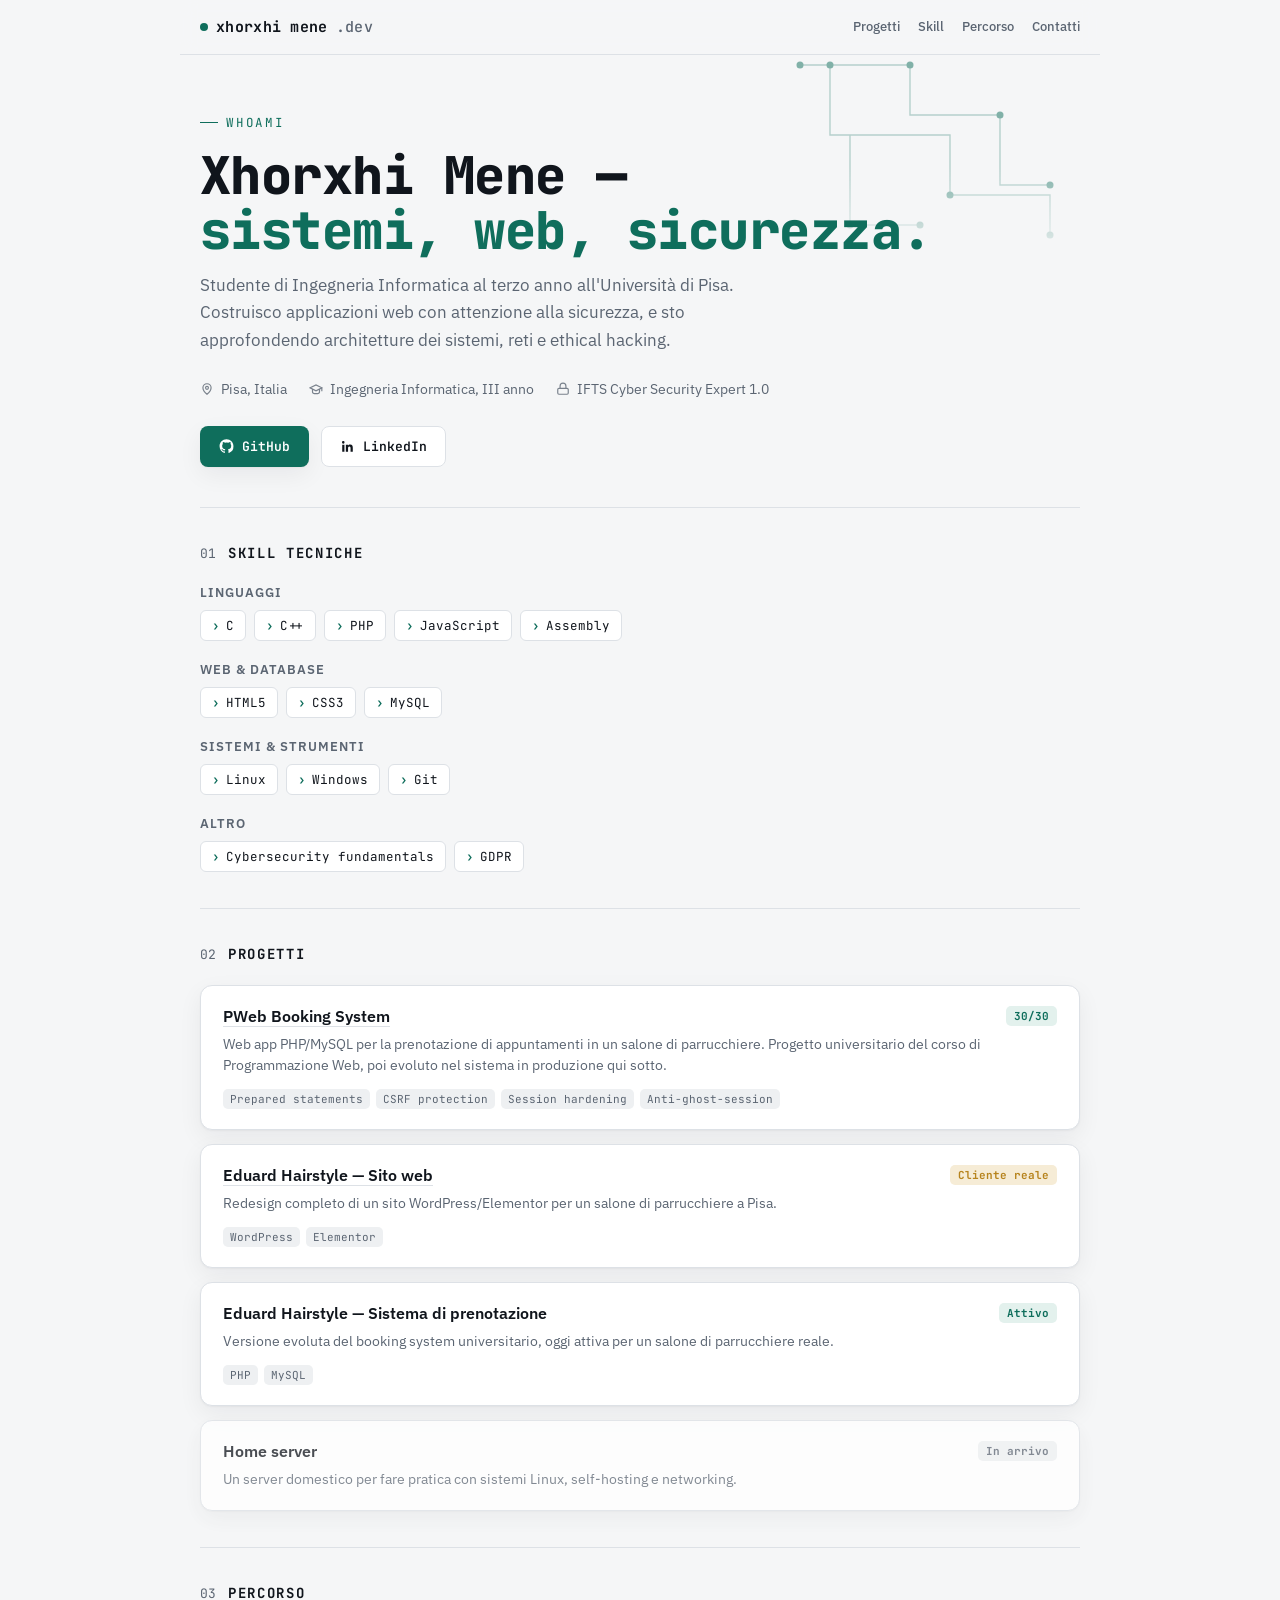
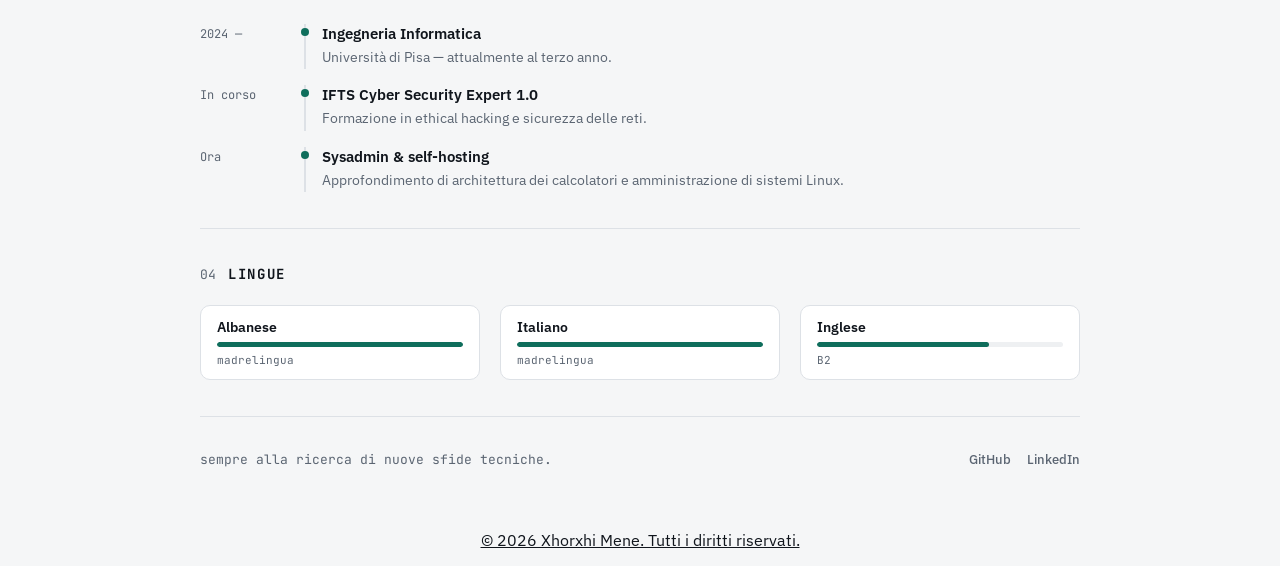
<file: index.html>
<!doctype html>
<html lang="it">
  <head>
    <meta charset="utf-8">
    <meta name="viewport" content="width=device-width, initial-scale=1">
    <title>Xhorxhi Mene</title>
    <link rel="icon" type="image/svg+xml" href="favicon.svg">
    <meta name="description" content="Portfolio personale — Ingegneria Informatica, sviluppo web e cybersecurity.">
    <link rel="stylesheet" href="style.css">
    <link rel="preconnect" href="https://fonts.googleapis.com">
    <link rel="preconnect" href="https://fonts.gstatic.com" crossorigin>
    <link href="https://fonts.googleapis.com/css2?family=JetBrains+Mono:wght@400;500;700;800&family=IBM+Plex+Sans:wght@400;500;600&display=swap" rel="stylesheet">

  </head>
<body>
<div class="wrap">
  <header class="top">
    <div class="top-inner">
      <div class="brand"><span class="dot"></span>xhorxhi&nbsp;mene<span class="mono" style="color:var(--muted); font-weight:500;">.dev</span></div>
      <nav class="links">
        <a href="#projects">Progetti</a>
        <a href="#skills">Skill</a>
        <a href="#percorso">Percorso</a>
        <a href="#contatti">Contatti</a>
      </nav>
    </div>
  </header>

  <main class="wrap" style="padding:0;">
    <section class="hero" style="border-top:none; padding-top:52px;">
      <svg class="schematic" viewBox="0 0 300 220" fill="none" xmlns="http://www.w3.org/2000/svg" aria-hidden="true">
        <g stroke="var(--accent)" stroke-width="1.4" opacity="0.55">
          <path d="M10 20 H120 V70 H210"/>
          <path d="M40 20 V90 H160 V150"/>
          <path d="M210 70 V140 H260"/>
          <path d="M160 150 H260 V190"/>
          <path d="M60 90 V180 H130"/>
        </g>
        <g fill="var(--accent)">
          <circle cx="10" cy="20" r="3.5"/>
          <circle cx="120" cy="20" r="3.5"/>
          <circle cx="210" cy="70" r="3.5"/>
          <circle cx="40" cy="20" r="3.5"/>
          <circle cx="160" cy="150" r="3.5"/>
          <circle cx="260" cy="140" r="3.5"/>
          <circle cx="260" cy="190" r="3.5"/>
          <circle cx="60" cy="180" r="3.5"/>
          <circle cx="130" cy="180" r="3.5"/>
        </g>
      </svg>

      <p class="eyebrow reveal">whoami</p>
      <h1 class="reveal" style="animation-delay:.05s;">Xhorxhi Mene —<br><span class="accent">sistemi, web, sicurezza.</span></h1>
      <p class="lede reveal" style="animation-delay:.1s;">
        Studente di Ingegneria Informatica al terzo anno all'Università di Pisa. Costruisco applicazioni web
        con attenzione alla sicurezza, e sto approfondendo architetture dei sistemi, reti e ethical hacking.
      </p>

      <div class="hero-meta reveal" style="animation-delay:.15s;">
        <ul>
          <li><svg width="14" height="14" viewBox="0 0 24 24" fill="none" stroke="currentColor" stroke-width="2"><path d="M12 21s-7-5.5-7-11a7 7 0 0 1 14 0c0 5.5-7 11-7 11z"/><circle cx="12" cy="10" r="2.5"/></svg> Pisa, Italia</li>
          <li><svg width="14" height="14" viewBox="0 0 24 24" fill="none" stroke="currentColor" stroke-width="2"><path d="M22 10v6M2 10l10-5 10 5-10 5-10-5z"/><path d="M6 12v5c0 1.5 3 3 6 3s6-1.5 6-3v-5"/></svg> Ingegneria Informatica, III anno</li>
          <li><svg width="14" height="14" viewBox="0 0 24 24" fill="none" stroke="currentColor" stroke-width="2"><rect x="3" y="11" width="18" height="10" rx="2"/><path d="M7 11V7a5 5 0 0 1 10 0v4"/></svg> IFTS Cyber Security Expert 1.0</li>
        </ul>
      </div>

      <div class="cta-row reveal" style="animation-delay:.2s;">
        <a class="btn primary" href="https://github.com/xhorxhi-mene" target="_blank" rel="noopener noreferrer">
          <svg width="15" height="15" viewBox="0 0 24 24" fill="currentColor"><path d="M12 .5C5.73.5.9 5.33.9 11.6c0 5 3.24 9.24 7.74 10.74.57.1.78-.25.78-.55v-2c-3.15.68-3.81-1.5-3.81-1.5-.52-1.3-1.26-1.66-1.26-1.66-1.03-.7.08-.69.08-.69 1.14.08 1.74 1.17 1.74 1.17 1.01 1.74 2.65 1.24 3.3.95.1-.73.4-1.24.72-1.53-2.52-.29-5.16-1.26-5.16-5.6 0-1.24.44-2.25 1.17-3.04-.12-.3-.51-1.5.11-3.12 0 0 .96-.31 3.13 1.16a10.8 10.8 0 0 1 5.7 0c2.17-1.47 3.13-1.16 3.13-1.16.62 1.62.23 2.82.11 3.12.73.79 1.17 1.8 1.17 3.04 0 4.35-2.65 5.3-5.18 5.58.41.35.77 1.05.77 2.11v3.13c0 .3.21.66.79.55A11.1 11.1 0 0 0 23.1 11.6C23.1 5.33 18.27.5 12 .5z"/></svg>
          GitHub
        </a>
        <a class="btn ghost" href="https://www.linkedin.com/in/xhorxhi-mene/" target="_blank" rel="noopener noreferrer">
          <svg width="15" height="15" viewBox="0 0 24 24" fill="currentColor"><path d="M20.45 20.45h-3.56v-5.57c0-1.33-.03-3.04-1.85-3.04-1.86 0-2.14 1.45-2.14 2.94v5.67H9.34V9h3.42v1.56h.05c.48-.9 1.64-1.85 3.38-1.85 3.6 0 4.27 2.37 4.27 5.45v6.29zM5.34 7.43a2.07 2.07 0 1 1 0-4.13 2.07 2.07 0 0 1 0 4.13zM7.11 20.45H3.56V9h3.55v11.45z"/></svg>
          LinkedIn
        </a>
      </div>
    </section>

    <section id="skills">
      <div class="sec-head"><span class="sec-num">01</span><h2>Skill tecniche</h2></div>
      <div class="skill-groups">
        <div class="skill-group">
          <h3>Linguaggi</h3>
          <div class="chip-row">
            <span class="chip">C</span><span class="chip">C++</span><span class="chip">PHP</span>
            <span class="chip">JavaScript</span><span class="chip">Assembly</span>
          </div>
        </div>
        <div class="skill-group">
          <h3>Web &amp; database</h3>
          <div class="chip-row">
            <span class="chip">HTML5</span><span class="chip">CSS3</span><span class="chip">MySQL</span>
          </div>
        </div>
        <div class="skill-group">
          <h3>Sistemi &amp; strumenti</h3>
          <div class="chip-row">
            <span class="chip">Linux</span><span class="chip">Windows</span><span class="chip">Git</span>
          </div>
        </div>
        <div class="skill-group">
          <h3>Altro</h3>
          <div class="chip-row">
            <span class="chip">Cybersecurity fundamentals</span><span class="chip">GDPR</span>
          </div>
        </div>
      </div>
    </section>

    <section id="projects">
      <div class="sec-head"><span class="sec-num">02</span><h2>Progetti</h2></div>
      <div class="projects">

        <article class="card">
          <div class="card-top">
            <h3><a href="projects/pweb-booking-system.html" rel="noopener noreferrer">PWeb Booking System</a></h3>
            <span class="badge grade">30/30</span>
          </div>
          <p>Web app PHP/MySQL per la prenotazione di appuntamenti in un salone di parrucchiere. Progetto universitario del corso di Programmazione Web, poi evoluto nel sistema in produzione qui sotto.</p>
          <div class="stack">
            <span>Prepared statements</span><span>CSRF protection</span>
            <span>Session hardening</span><span>Anti-ghost-session</span>
          </div>
        </article>

        <article class="card">
          <div class="card-top">
            <h3><a href="https://eduardhairstyle.it/" target="_blank" rel="noopener noreferrer">Eduard Hairstyle — Sito web</a></h3>
            <span class="badge live">Cliente reale</span>
          </div>
          <p>Redesign completo di un sito WordPress/Elementor per un salone di parrucchiere a Pisa.</p>
          <div class="stack"><span>WordPress</span><span>Elementor</span></div>
        </article>

        <article class="card">
          <div class="card-top">
            <h3>Eduard Hairstyle — Sistema di prenotazione</h3>
            
            <span class="badge grade">Attivo</span>
            <!--- <span class="badge live">In produzione</span> -->
          </div>
          <p>Versione evoluta del booking system universitario, oggi attiva per un salone di parrucchiere reale.</p>
          <div class="stack"><span>PHP</span><span>MySQL</span></div>
        </article>

        <article class="card" style="opacity:.75;">
          <div class="card-top">
            <h3>Home server</h3>
            <span class="badge wip">In arrivo</span>
          </div>
          <p>Un server domestico per fare pratica con sistemi Linux, self-hosting e networking.</p>
        </article>

      </div>
    </section>

    <section id="percorso">
      <div class="sec-head"><span class="sec-num">03</span><h2>Percorso</h2></div>
      <div class="timeline">
        <div class="t-row">
          <time>2024 —</time>
          <div class="t-body">
            <h3>Ingegneria Informatica</h3>
            <p>Università di Pisa — attualmente al terzo anno.</p>
          </div>
        </div>
        <div class="t-row">
          <time>In corso</time>
          <div class="t-body">
            <h3>IFTS Cyber Security Expert 1.0</h3>
            <p>Formazione in ethical hacking e sicurezza delle reti.</p>
          </div>
        </div>
        <div class="t-row">
          <time>Ora</time>
          <div class="t-body">
            <h3>Sysadmin &amp; self-hosting</h3>
            <p>Approfondimento di architettura dei calcolatori e amministrazione di sistemi Linux.</p>
          </div>
        </div>
      </div>
    </section>

    <section>
      <div class="sec-head"><span class="sec-num">04</span><h2>Lingue</h2></div>
      <div class="lang-row">
        <div class="lang">
          <div class="name">Albanese</div>
          <div class="bar"><span style="width:100%;"></span></div>
          <div class="level">madrelingua</div>
        </div>
        <div class="lang">
          <div class="name">Italiano</div>
          <div class="bar"><span style="width:100%;"></span></div>
          <div class="level">madrelingua</div>
        </div>
        <div class="lang">
          <div class="name">Inglese</div>
          <div class="bar"><span style="width:70%;"></span></div>
          <div class="level">B2</div>
        </div>
      </div>
    </section>

    <footer id="contatti">
      <div class="foot-left mono">sempre alla ricerca di nuove sfide tecniche.</div>
      <div class="foot-links">
        <a href="https://github.com/xhorxhi-mene" target="_blank" rel="noopener noreferrer">GitHub</a>
        <a href="https://www.linkedin.com/in/xhorxhi-mene/" target="_blank" rel="noopener noreferrer">LinkedIn</a>
      </div>
    </footer>
    <p class="copyright" style="text-align: center;"><a class="foot-cta" href="https://github.com/xhorxhi-mene/pweb-booking-system/blob/main/LICENSE" target="_blank" rel="noopener noreferrer">© 2026 Xhorxhi Mene. Tutti i diritti riservati.</a></p>
  </main>
</div>
</body>
</html>
</file>
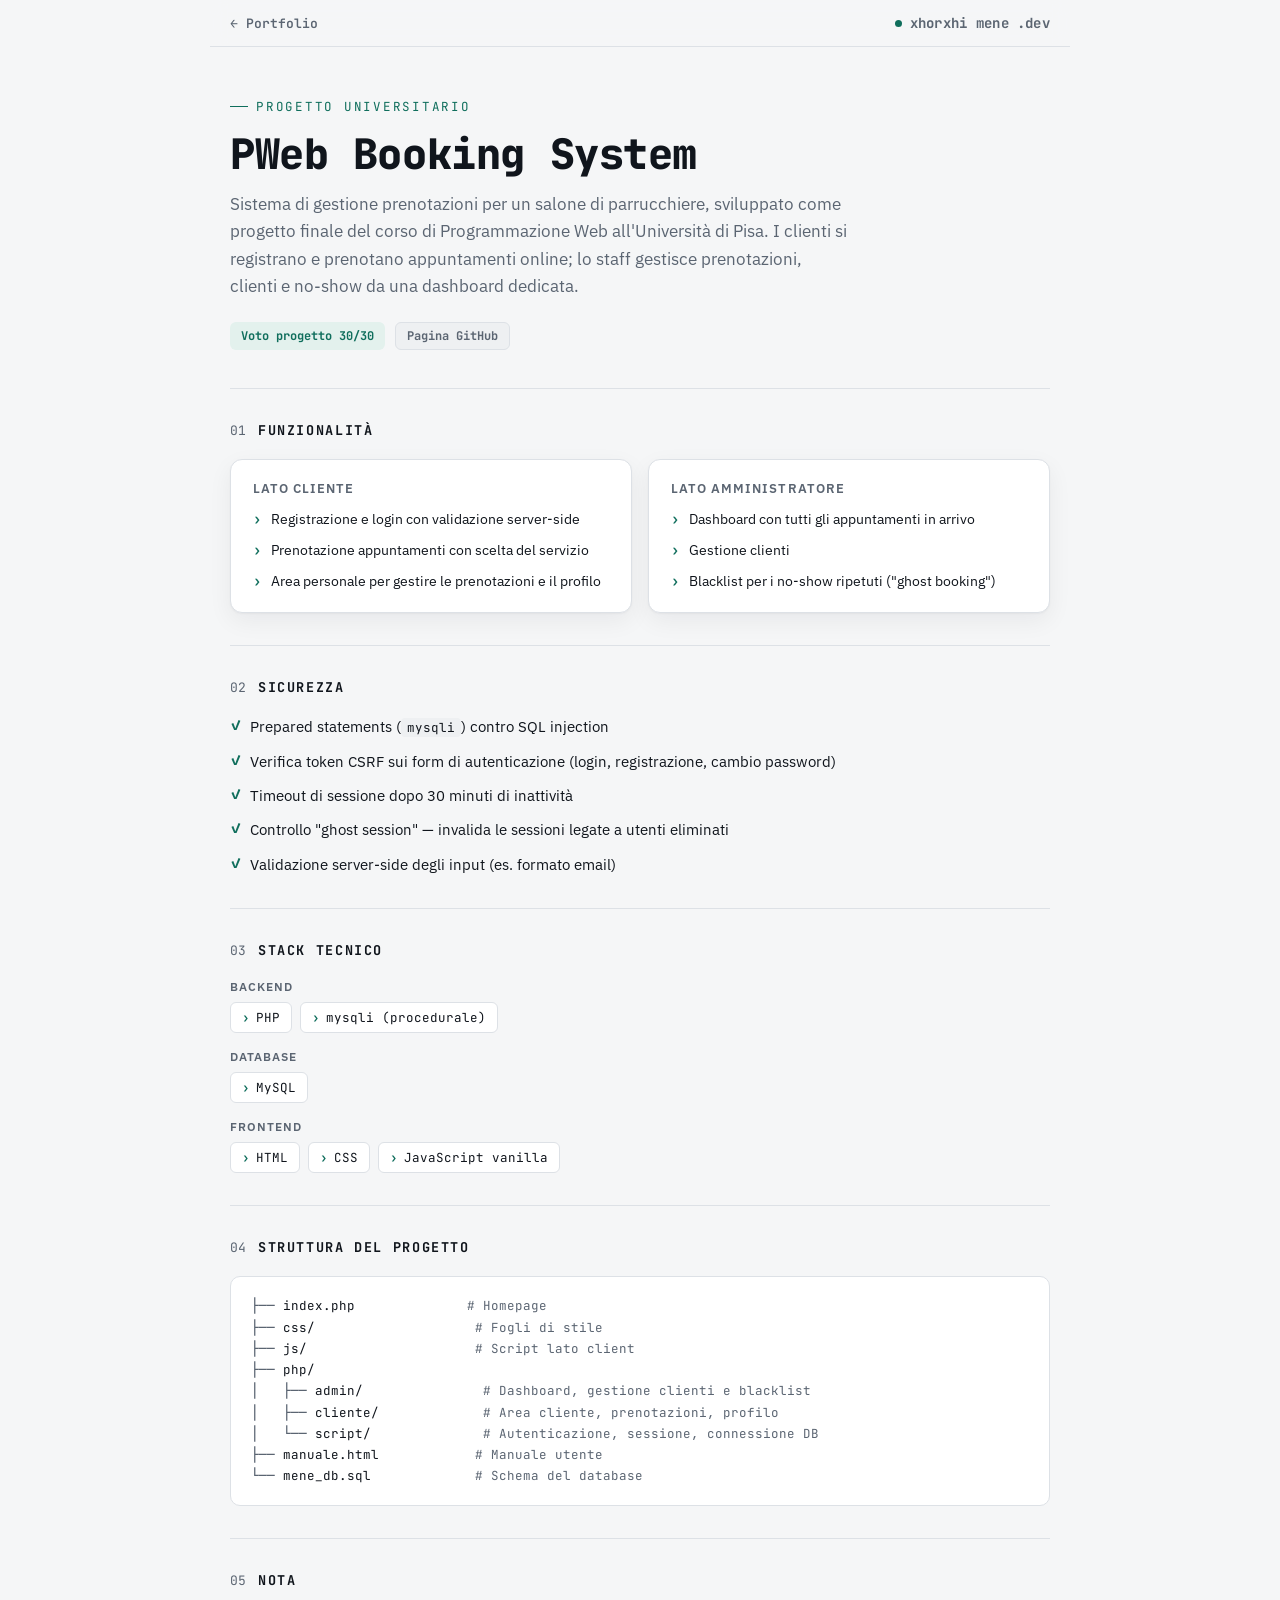
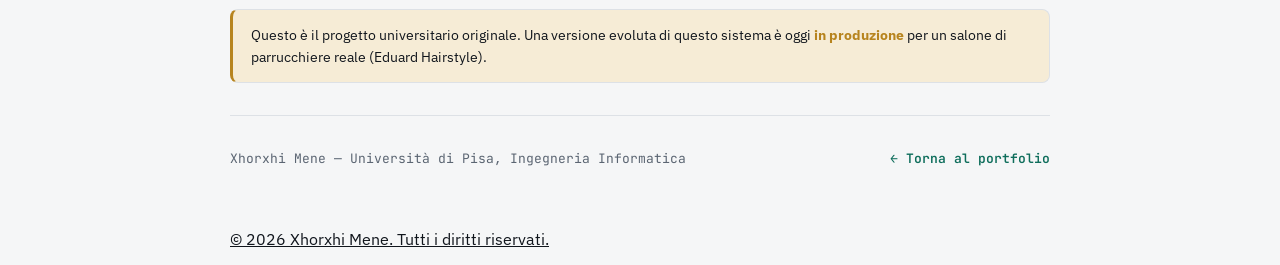
<file: pweb-booking-system.html>
<!doctype html>
<html lang="it">
  <head>
    <meta charset="utf-8">
    <meta name="viewport" content="width=device-width, initial-scale=1">
    <title>PWeb Booking System</title>
    <link rel="icon" type="image/svg+xml" href="favicon.svg">
    <meta name="description" content="Sistema di prenotazione per un salone di parrucchiere — progetto universitario, voto 30/30.">
    <link rel="preconnect" href="https://fonts.googleapis.com">
    <link rel="stylesheet" href="style.css">
    <link rel="preconnect" href="https://fonts.gstatic.com" crossorigin>
    <link href="https://fonts.googleapis.com/css2?family=JetBrains+Mono:wght@400;500;700;800&family=IBM+Plex+Sans:wght@400;500;600&display=swap" rel="stylesheet">
    <style>
      :root{
        --bg:#f5f6f7;
        --surface:#ffffff;
        --surface-2:#eef0f2;
        --ink:#10151c;
        --muted:#5b6572;
        --line:#dde1e6;
        --accent:#0f6e5c;
        --accent-soft:#e3f1ed;
        --accent-2:#b7841e;
        --accent-2-soft:#f6ecd6;
        --shadow: 0 1px 2px rgba(16,21,28,.04), 0 8px 24px rgba(16,21,28,.06);
        color-scheme: light;
      }
      @media (prefers-color-scheme: dark){
        :root:not([data-theme="light"]){
          --bg:#0b0f14; --surface:#121821; --surface-2:#182130;
          --ink:#e8ecf1; --muted:#8b97a5; --line:#26313f;
          --accent:#3ecfae; --accent-soft:#122522;
          --accent-2:#e0ac52; --accent-2-soft:#241d10;
          --shadow: 0 1px 2px rgba(0,0,0,.3), 0 12px 32px rgba(0,0,0,.35);
          color-scheme: dark;
        }
      }
      :root[data-theme="dark"]{
        --bg:#0b0f14; --surface:#121821; --surface-2:#182130;
        --ink:#e8ecf1; --muted:#8b97a5; --line:#26313f;
        --accent:#3ecfae; --accent-soft:#122522;
        --accent-2:#e0ac52; --accent-2-soft:#241d10;
        --shadow: 0 1px 2px rgba(0,0,0,.3), 0 12px 32px rgba(0,0,0,.35);
        color-scheme: dark;
      }

      *{box-sizing:border-box;}
      html,body{margin:0;}
      body{
        background:var(--bg); color:var(--ink);
        font-family:"IBM Plex Sans", ui-sans-serif, system-ui, sans-serif;
        padding-inline:20px;
        -webkit-font-smoothing:antialiased;
      }
      a{color:inherit;}
      .mono{font-family:"JetBrains Mono", ui-monospace, "SF Mono", monospace;}
      .wrap{max-width:820px; margin-inline:auto;}

      header.top{
        position:sticky; top:0; z-index:20;
        background:color-mix(in srgb, var(--bg) 88%, transparent);
        backdrop-filter: blur(8px);
        border-bottom:1px solid var(--line);
        margin-inline:-20px; padding-inline:20px;
      }
      .top-inner{
        max-width:820px; margin-inline:auto;
        display:flex; align-items:center; justify-content:space-between;
        padding-block:14px; gap:12px;
      }
      .back-link{
        font-family:"JetBrains Mono", monospace; font-size:13px; font-weight:600;
        text-decoration:none; color:var(--muted);
        display:inline-flex; align-items:center; gap:6px;
      }
      .back-link:hover{color:var(--accent);}
      .brand{
        font-family:"JetBrains Mono", monospace; font-weight:700; font-size:14px;
        color:var(--muted); display:flex; align-items:center; gap:8px;
      }
      .brand .dot{width:7px;height:7px;border-radius:50%;background:var(--accent);}

      .hero{padding-block:48px 32px;}
      .eyebrow{
        font-family:"JetBrains Mono", monospace; font-size:12.5px; color:var(--accent);
        letter-spacing:.14em; text-transform:uppercase;
        display:inline-flex; align-items:center; gap:8px; margin:0 0 16px;
      }
      .eyebrow::before{content:""; width:18px; height:1px; background:var(--accent);}
      h1{
        font-family:"JetBrains Mono", monospace;
        font-size:clamp(28px, 5.5vw, 42px); font-weight:800; line-height:1.1;
        letter-spacing:-.01em; margin:0 0 14px; text-wrap:balance;
      }
      .lede{font-size:16.5px; line-height:1.65; color:var(--muted); max-width:62ch; margin:0 0 22px;}
      .badge-row{display:flex; flex-wrap:wrap; gap:10px; margin-bottom:6px;}
      .badge{
        font-family:"JetBrains Mono", monospace; font-size:12px; font-weight:700;
        padding:5px 11px; border-radius:6px; white-space:nowrap;
        display:inline-flex; align-items:center; gap:6px;
      }
      .badge.grade{background:var(--accent-soft); color:var(--accent);}
      .badge.private{background:var(--surface-2); color:var(--muted); border:1px solid var(--line);}

      section{padding-block:32px; border-top:1px solid var(--line);}
      .sec-head{display:flex; align-items:baseline; gap:12px; margin-bottom:20px;}
      .sec-num{font-family:"JetBrains Mono", monospace; color:var(--muted); font-size:13px;}
      h2{
        font-family:"JetBrains Mono", monospace; font-size:13.5px; font-weight:700;
        text-transform:uppercase; letter-spacing:.12em; margin:0;
      }

      .cols{display:grid; grid-template-columns:1fr 1fr; gap:16px;}
      .feat-card{
        background:var(--surface); border:1px solid var(--line); border-radius:12px;
        padding:20px 22px; box-shadow:var(--shadow);
      }
      .feat-card h3{
        margin:0 0 12px; font-size:13px; color:var(--muted);
        text-transform:uppercase; letter-spacing:.08em; font-weight:600;
      }
      .feat-card ul{margin:0; padding:0; list-style:none; display:grid; gap:10px;}
      .feat-card li{
        font-size:14px; line-height:1.5; padding-left:18px; position:relative;
      }
      .feat-card li::before{
        content:"›"; position:absolute; left:0; color:var(--accent); font-weight:700;
        font-family:"JetBrains Mono", monospace;
      }

      .sec-list{margin:0; padding:0; list-style:none; display:grid; gap:12px;}
      .sec-list li{
        font-size:14.5px; line-height:1.55; padding-left:20px; position:relative;
      }
      .sec-list li::before{
        content:"✓"; position:absolute; left:0; color:var(--accent); font-weight:700; font-size:13px;
      }
      .sec-list code{
        font-family:"JetBrains Mono", monospace; font-size:12.5px;
        background:var(--surface-2); padding:1px 6px; border-radius:4px;
      }

      .chip-row{display:flex; flex-wrap:wrap; gap:8px;}
      .chip{
        font-family:"JetBrains Mono", monospace; font-size:12.5px;
        background:var(--surface); border:1px solid var(--line); color:var(--ink);
        padding:6px 11px; border-radius:6px;
      }
      .stack-groups{display:grid; gap:16px;}
      .stack-groups h3{
        margin:0 0 8px; font-size:12px; color:var(--muted); font-weight:600;
        text-transform:uppercase; letter-spacing:.08em;
      }

      pre.tree{
        font-family:"JetBrains Mono", monospace; font-size:12.5px; line-height:1.7;
        background:var(--surface); border:1px solid var(--line); border-radius:10px;
        padding:18px 20px; overflow-x:auto; color:var(--ink); margin:0;
      }
      pre.tree .c{color:var(--muted);}

      .note{
        background:var(--accent-2-soft); border:1px solid var(--line);
        border-left:3px solid var(--accent-2); border-radius:8px;
        padding:14px 18px; font-size:14px; line-height:1.6; color:var(--ink);
      }
      .note strong{color:var(--accent-2);}

      footer{
        padding-block:34px 46px; border-top:1px solid var(--line);
        display:flex; flex-wrap:wrap; gap:14px; justify-content:space-between; align-items:center;
      }
      footer .foot-left{font-size:13px; color:var(--muted);}
      footer a.foot-cta{
        text-decoration:none; color:var(--accent); font-weight:600; font-size:13px;
        font-family:"JetBrains Mono", monospace;
      }

      @media (max-width:560px){
        .cols{grid-template-columns:1fr;}
      }
    </style>
  </head>
<body>
<div class="wrap">
  <header class="top">
    <div class="top-inner">
      <a class="back-link" href="./index.html">← Portfolio</a>
      <div class="brand"><span class="dot"></span>xhorxhi&nbsp;mene<span class="mono">.dev</span></div>
    </div>
  </header>

  <main>
    <section class="hero" style="border-top:none; padding-top:44px;">
      <p class="eyebrow">progetto universitario</p>
      <h1>PWeb Booking System</h1>
      <p class="lede">
        Sistema di gestione prenotazioni per un salone di parrucchiere, sviluppato come progetto finale
        del corso di Programmazione Web all'Università di Pisa. I clienti si registrano e prenotano
        appuntamenti online; lo staff gestisce prenotazioni, clienti e no-show da una dashboard dedicata.
      </p>
      <div class="badge-row">
        <span class="badge grade">Voto progetto 30/30</span>
        <span class="badge private"><a style="text-decoration: none;" href="https://github.com/xhorxhi-mene/pweb-booking-system.git">Pagina GitHub</a></span>
      </div>
    </section>

    <section>
      <div class="sec-head"><span class="sec-num">01</span><h2>Funzionalità</h2></div>
      <div class="cols">
        <div class="feat-card">
          <h3>Lato cliente</h3>
          <ul>
            <li>Registrazione e login con validazione server-side</li>
            <li>Prenotazione appuntamenti con scelta del servizio</li>
            <li>Area personale per gestire le prenotazioni e il profilo</li>
          </ul>
        </div>
        <div class="feat-card">
          <h3>Lato amministratore</h3>
          <ul>
            <li>Dashboard con tutti gli appuntamenti in arrivo</li>
            <li>Gestione clienti</li>
            <li>Blacklist per i no-show ripetuti ("ghost booking")</li>
          </ul>
        </div>
      </div>
    </section>

    <section>
      <div class="sec-head"><span class="sec-num">02</span><h2>Sicurezza</h2></div>
      <ul class="sec-list">
        <li>Prepared statements (<code>mysqli</code>) contro SQL injection</li>
        <li>Verifica token CSRF sui form di autenticazione (login, registrazione, cambio password)</li>
        <li>Timeout di sessione dopo 30 minuti di inattività</li>
        <li>Controllo "ghost session" — invalida le sessioni legate a utenti eliminati</li>
        <li>Validazione server-side degli input (es. formato email)</li>
      </ul>
    </section>

    <section>
      <div class="sec-head"><span class="sec-num">03</span><h2>Stack tecnico</h2></div>
      <div class="stack-groups">
        <div>
          <h3>Backend</h3>
          <div class="chip-row"><span class="chip">PHP</span><span class="chip">mysqli (procedurale)</span></div>
        </div>
        <div>
          <h3>Database</h3>
          <div class="chip-row"><span class="chip">MySQL</span></div>
        </div>
        <div>
          <h3>Frontend</h3>
          <div class="chip-row"><span class="chip">HTML</span><span class="chip">CSS</span><span class="chip">JavaScript vanilla</span></div>
        </div>
      </div>
    </section>

    <section>
      <div class="sec-head"><span class="sec-num">04</span><h2>Struttura del progetto</h2></div>
      <pre class="tree"><span class="c">├──</span> index.php              <span class="c"># Homepage</span>
<span class="c">├──</span> css/                    <span class="c"># Fogli di stile</span>
<span class="c">├──</span> js/                     <span class="c"># Script lato client</span>
<span class="c">├──</span> php/
<span class="c">│   ├──</span> admin/               <span class="c"># Dashboard, gestione clienti e blacklist</span>
<span class="c">│   ├──</span> cliente/             <span class="c"># Area cliente, prenotazioni, profilo</span>
<span class="c">│   └──</span> script/              <span class="c"># Autenticazione, sessione, connessione DB</span>
<span class="c">├──</span> manuale.html            <span class="c"># Manuale utente</span>
<span class="c">└──</span> mene_db.sql             <span class="c"># Schema del database</span></pre>
    </section>

    <section>
      <div class="sec-head"><span class="sec-num">05</span><h2>Nota</h2></div>
      <div class="note">
        Questo è il progetto universitario originale. Una versione evoluta di questo sistema
        è oggi <strong>in produzione</strong> per un salone di parrucchiere reale (Eduard Hairstyle).
      </div>
    </section>

    <footer>
      <div class="foot-left mono">Xhorxhi Mene — Università di Pisa, Ingegneria Informatica</div>
      <a class="foot-cta" href="./index.html">← Torna al portfolio</a>
    </footer>
    <p class="copyright"><a href="LICENSE.txt">© 2026 Xhorxhi Mene. Tutti i diritti riservati.</a></p>
  </main>
</div>
</body>
</html>
</file>
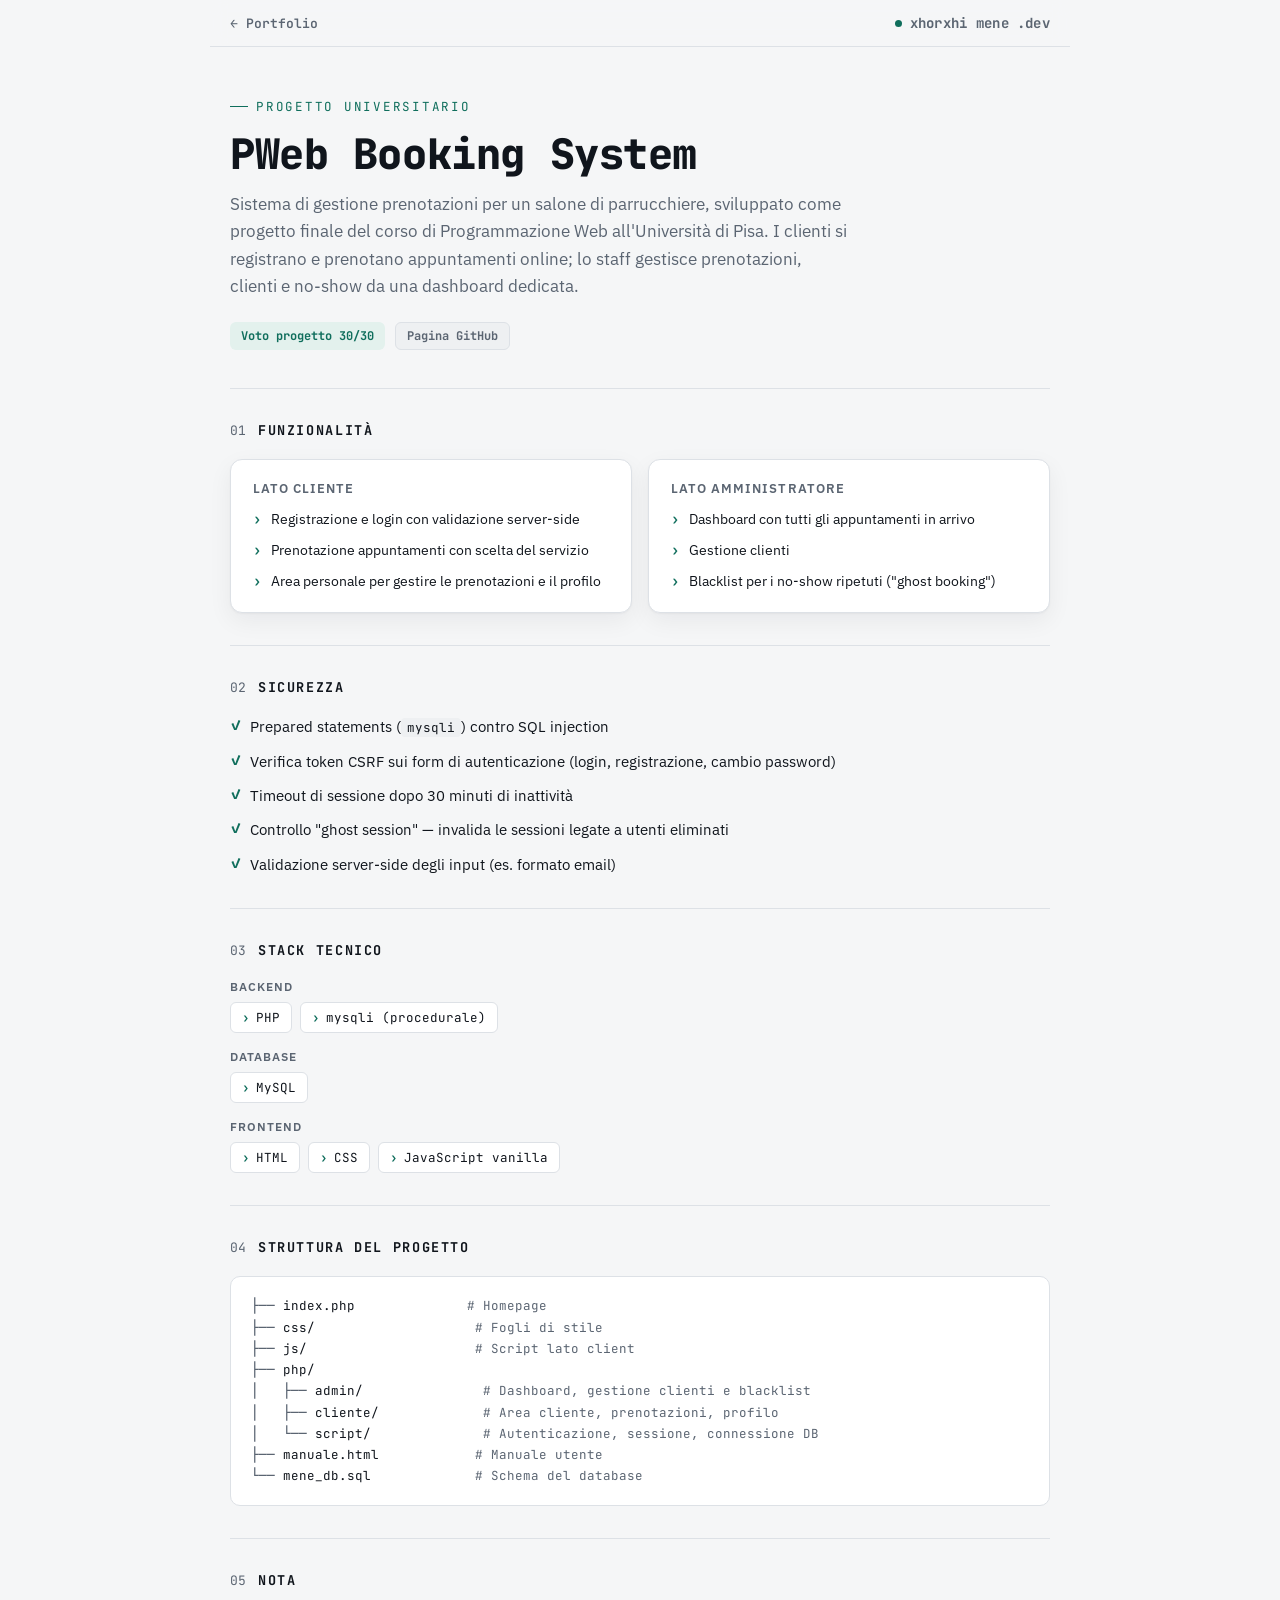
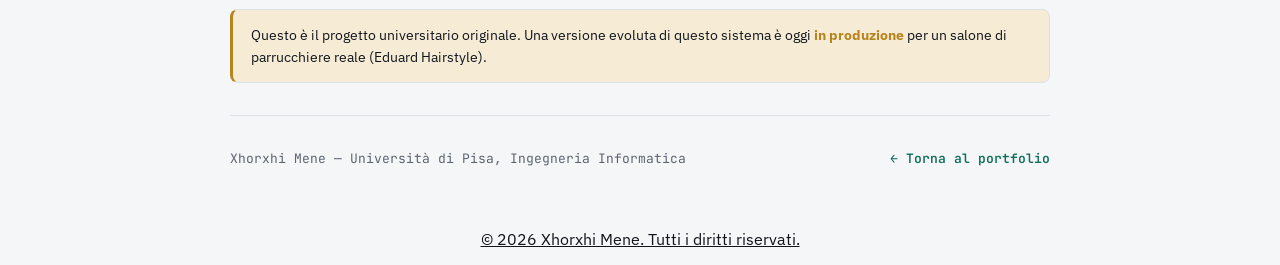
<file: projects/pweb-booking-system.html>
<!doctype html>
<html lang="it">
  <head>
    <meta charset="utf-8">
    <meta name="viewport" content="width=device-width, initial-scale=1">
    <title>PWeb Booking System</title>
    <link rel="icon" type="image/svg+xml" href="../favicon.svg">
    <meta name="description" content="Sistema di prenotazione per un salone di parrucchiere — progetto universitario, voto 30/30.">
    <link rel="preconnect" href="https://fonts.googleapis.com">
    <link rel="stylesheet" href="../style.css">
    <link rel="preconnect" href="https://fonts.gstatic.com" crossorigin>
    <link href="https://fonts.googleapis.com/css2?family=JetBrains+Mono:wght@400;500;700;800&family=IBM+Plex+Sans:wght@400;500;600&display=swap" rel="stylesheet">
    <style>
      :root{
        --bg:#f5f6f7;
        --surface:#ffffff;
        --surface-2:#eef0f2;
        --ink:#10151c;
        --muted:#5b6572;
        --line:#dde1e6;
        --accent:#0f6e5c;
        --accent-soft:#e3f1ed;
        --accent-2:#b7841e;
        --accent-2-soft:#f6ecd6;
        --shadow: 0 1px 2px rgba(16,21,28,.04), 0 8px 24px rgba(16,21,28,.06);
        color-scheme: light;
      }
      @media (prefers-color-scheme: dark){
        :root:not([data-theme="light"]){
          --bg:#0b0f14; --surface:#121821; --surface-2:#182130;
          --ink:#e8ecf1; --muted:#8b97a5; --line:#26313f;
          --accent:#3ecfae; --accent-soft:#122522;
          --accent-2:#e0ac52; --accent-2-soft:#241d10;
          --shadow: 0 1px 2px rgba(0,0,0,.3), 0 12px 32px rgba(0,0,0,.35);
          color-scheme: dark;
        }
      }
      :root[data-theme="dark"]{
        --bg:#0b0f14; --surface:#121821; --surface-2:#182130;
        --ink:#e8ecf1; --muted:#8b97a5; --line:#26313f;
        --accent:#3ecfae; --accent-soft:#122522;
        --accent-2:#e0ac52; --accent-2-soft:#241d10;
        --shadow: 0 1px 2px rgba(0,0,0,.3), 0 12px 32px rgba(0,0,0,.35);
        color-scheme: dark;
      }

      *{box-sizing:border-box;}
      html,body{margin:0;}
      body{
        background:var(--bg); color:var(--ink);
        font-family:"IBM Plex Sans", ui-sans-serif, system-ui, sans-serif;
        padding-inline:20px;
        -webkit-font-smoothing:antialiased;
      }
      a{color:inherit;}
      .mono{font-family:"JetBrains Mono", ui-monospace, "SF Mono", monospace;}
      .wrap{max-width:820px; margin-inline:auto;}

      header.top{
        position:sticky; top:0; z-index:20;
        background:color-mix(in srgb, var(--bg) 88%, transparent);
        backdrop-filter: blur(8px);
        border-bottom:1px solid var(--line);
        margin-inline:-20px; padding-inline:20px;
      }
      .top-inner{
        max-width:820px; margin-inline:auto;
        display:flex; align-items:center; justify-content:space-between;
        padding-block:14px; gap:12px;
      }
      .back-link{
        font-family:"JetBrains Mono", monospace; font-size:13px; font-weight:600;
        text-decoration:none; color:var(--muted);
        display:inline-flex; align-items:center; gap:6px;
      }
      .back-link:hover{color:var(--accent);}
      .brand{
        font-family:"JetBrains Mono", monospace; font-weight:700; font-size:14px;
        color:var(--muted); display:flex; align-items:center; gap:8px;
      }
      .brand .dot{width:7px;height:7px;border-radius:50%;background:var(--accent);}

      .hero{padding-block:48px 32px;}
      .eyebrow{
        font-family:"JetBrains Mono", monospace; font-size:12.5px; color:var(--accent);
        letter-spacing:.14em; text-transform:uppercase;
        display:inline-flex; align-items:center; gap:8px; margin:0 0 16px;
      }
      .eyebrow::before{content:""; width:18px; height:1px; background:var(--accent);}
      h1{
        font-family:"JetBrains Mono", monospace;
        font-size:clamp(28px, 5.5vw, 42px); font-weight:800; line-height:1.1;
        letter-spacing:-.01em; margin:0 0 14px; text-wrap:balance;
      }
      .lede{font-size:16.5px; line-height:1.65; color:var(--muted); max-width:62ch; margin:0 0 22px;}
      .badge-row{display:flex; flex-wrap:wrap; gap:10px; margin-bottom:6px;}
      .badge{
        font-family:"JetBrains Mono", monospace; font-size:12px; font-weight:700;
        padding:5px 11px; border-radius:6px; white-space:nowrap;
        display:inline-flex; align-items:center; gap:6px;
      }
      .badge.grade{background:var(--accent-soft); color:var(--accent);}
      .badge.private{background:var(--surface-2); color:var(--muted); border:1px solid var(--line);}

      section{padding-block:32px; border-top:1px solid var(--line);}
      .sec-head{display:flex; align-items:baseline; gap:12px; margin-bottom:20px;}
      .sec-num{font-family:"JetBrains Mono", monospace; color:var(--muted); font-size:13px;}
      h2{
        font-family:"JetBrains Mono", monospace; font-size:13.5px; font-weight:700;
        text-transform:uppercase; letter-spacing:.12em; margin:0;
      }

      .cols{display:grid; grid-template-columns:1fr 1fr; gap:16px;}
      .feat-card{
        background:var(--surface); border:1px solid var(--line); border-radius:12px;
        padding:20px 22px; box-shadow:var(--shadow);
      }
      .feat-card h3{
        margin:0 0 12px; font-size:13px; color:var(--muted);
        text-transform:uppercase; letter-spacing:.08em; font-weight:600;
      }
      .feat-card ul{margin:0; padding:0; list-style:none; display:grid; gap:10px;}
      .feat-card li{
        font-size:14px; line-height:1.5; padding-left:18px; position:relative;
      }
      .feat-card li::before{
        content:"›"; position:absolute; left:0; color:var(--accent); font-weight:700;
        font-family:"JetBrains Mono", monospace;
      }

      .sec-list{margin:0; padding:0; list-style:none; display:grid; gap:12px;}
      .sec-list li{
        font-size:14.5px; line-height:1.55; padding-left:20px; position:relative;
      }
      .sec-list li::before{
        content:"✓"; position:absolute; left:0; color:var(--accent); font-weight:700; font-size:13px;
      }
      .sec-list code{
        font-family:"JetBrains Mono", monospace; font-size:12.5px;
        background:var(--surface-2); padding:1px 6px; border-radius:4px;
      }

      .chip-row{display:flex; flex-wrap:wrap; gap:8px;}
      .chip{
        font-family:"JetBrains Mono", monospace; font-size:12.5px;
        background:var(--surface); border:1px solid var(--line); color:var(--ink);
        padding:6px 11px; border-radius:6px;
      }
      .stack-groups{display:grid; gap:16px;}
      .stack-groups h3{
        margin:0 0 8px; font-size:12px; color:var(--muted); font-weight:600;
        text-transform:uppercase; letter-spacing:.08em;
      }

      pre.tree{
        font-family:"JetBrains Mono", monospace; font-size:12.5px; line-height:1.7;
        background:var(--surface); border:1px solid var(--line); border-radius:10px;
        padding:18px 20px; overflow-x:auto; color:var(--ink); margin:0;
      }
      pre.tree .c{color:var(--muted);}

      .note{
        background:var(--accent-2-soft); border:1px solid var(--line);
        border-left:3px solid var(--accent-2); border-radius:8px;
        padding:14px 18px; font-size:14px; line-height:1.6; color:var(--ink);
      }
      .note strong{color:var(--accent-2);}

      footer{
        padding-block:34px 46px; border-top:1px solid var(--line);
        display:flex; flex-wrap:wrap; gap:14px; justify-content:space-between; align-items:center;
      }
      footer .foot-left{font-size:13px; color:var(--muted);}
      footer a.foot-cta{
        text-decoration:none; color:var(--accent); font-weight:600; font-size:13px;
        font-family:"JetBrains Mono", monospace;
      }

      @media (max-width:560px){
        .cols{grid-template-columns:1fr;}
      }
    </style>
  </head>
<body>
<div class="wrap">
  <header class="top">
    <div class="top-inner">
      <a class="back-link" href="../index.html">← Portfolio</a>
      <div class="brand"><span class="dot"></span>xhorxhi&nbsp;mene<span class="mono">.dev</span></div>
    </div>
  </header>

  <main>
    <section class="hero" style="border-top:none; padding-top:44px;">
      <p class="eyebrow">progetto universitario</p>
      <h1>PWeb Booking System</h1>
      <p class="lede">
        Sistema di gestione prenotazioni per un salone di parrucchiere, sviluppato come progetto finale
        del corso di Programmazione Web all'Università di Pisa. I clienti si registrano e prenotano
        appuntamenti online; lo staff gestisce prenotazioni, clienti e no-show da una dashboard dedicata.
      </p>
      <div class="badge-row">
        <span class="badge grade">Voto progetto 30/30</span>
        <span class="badge private"><a style="text-decoration: none;" href="https://github.com/xhorxhi-mene/pweb-booking-system.git">Pagina GitHub</a></span>
      </div>
    </section>

    <section>
      <div class="sec-head"><span class="sec-num">01</span><h2>Funzionalità</h2></div>
      <div class="cols">
        <div class="feat-card">
          <h3>Lato cliente</h3>
          <ul>
            <li>Registrazione e login con validazione server-side</li>
            <li>Prenotazione appuntamenti con scelta del servizio</li>
            <li>Area personale per gestire le prenotazioni e il profilo</li>
          </ul>
        </div>
        <div class="feat-card">
          <h3>Lato amministratore</h3>
          <ul>
            <li>Dashboard con tutti gli appuntamenti in arrivo</li>
            <li>Gestione clienti</li>
            <li>Blacklist per i no-show ripetuti ("ghost booking")</li>
          </ul>
        </div>
      </div>
    </section>

    <section>
      <div class="sec-head"><span class="sec-num">02</span><h2>Sicurezza</h2></div>
      <ul class="sec-list">
        <li>Prepared statements (<code>mysqli</code>) contro SQL injection</li>
        <li>Verifica token CSRF sui form di autenticazione (login, registrazione, cambio password)</li>
        <li>Timeout di sessione dopo 30 minuti di inattività</li>
        <li>Controllo "ghost session" — invalida le sessioni legate a utenti eliminati</li>
        <li>Validazione server-side degli input (es. formato email)</li>
      </ul>
    </section>

    <section>
      <div class="sec-head"><span class="sec-num">03</span><h2>Stack tecnico</h2></div>
      <div class="stack-groups">
        <div>
          <h3>Backend</h3>
          <div class="chip-row"><span class="chip">PHP</span><span class="chip">mysqli (procedurale)</span></div>
        </div>
        <div>
          <h3>Database</h3>
          <div class="chip-row"><span class="chip">MySQL</span></div>
        </div>
        <div>
          <h3>Frontend</h3>
          <div class="chip-row"><span class="chip">HTML</span><span class="chip">CSS</span><span class="chip">JavaScript vanilla</span></div>
        </div>
      </div>
    </section>

    <section>
      <div class="sec-head"><span class="sec-num">04</span><h2>Struttura del progetto</h2></div>
      <pre class="tree"><span class="c">├──</span> index.php              <span class="c"># Homepage</span>
<span class="c">├──</span> css/                    <span class="c"># Fogli di stile</span>
<span class="c">├──</span> js/                     <span class="c"># Script lato client</span>
<span class="c">├──</span> php/
<span class="c">│   ├──</span> admin/               <span class="c"># Dashboard, gestione clienti e blacklist</span>
<span class="c">│   ├──</span> cliente/             <span class="c"># Area cliente, prenotazioni, profilo</span>
<span class="c">│   └──</span> script/              <span class="c"># Autenticazione, sessione, connessione DB</span>
<span class="c">├──</span> manuale.html            <span class="c"># Manuale utente</span>
<span class="c">└──</span> mene_db.sql             <span class="c"># Schema del database</span></pre>
    </section>

    <section>
      <div class="sec-head"><span class="sec-num">05</span><h2>Nota</h2></div>
      <div class="note">
        Questo è il progetto universitario originale. Una versione evoluta di questo sistema
        è oggi <strong>in produzione</strong> per un salone di parrucchiere reale (Eduard Hairstyle).
      </div>
    </section>

    <footer>
      <div class="foot-left mono">Xhorxhi Mene — Università di Pisa, Ingegneria Informatica</div>
      <a class="foot-cta" href="../index.html">← Torna al portfolio</a>
    </footer>
    <p class="copyright" style="text-align: center;"><a class="foot-cta" href="https://github.com/xhorxhi-mene/pweb-booking-system/blob/main/LICENSE" target="_blank" rel="noopener noreferrer">© 2026 Xhorxhi Mene. Tutti i diritti riservati.</a></p>
  </main>
</div>
</body>
</html>
</file>
<file: style.css>
:root{
    --bg:#f5f6f7;
    --surface:#ffffff;
    --surface-2:#eef0f2;
    --ink:#10151c;
    --muted:#5b6572;
    --line:#dde1e6;
    --accent:#0f6e5c;
    --accent-soft:#e3f1ed;
    --accent-2:#b7841e;
    --accent-2-soft:#f6ecd6;
    --shadow: 0 1px 2px rgba(16,21,28,.04), 0 8px 24px rgba(16,21,28,.06);
    color-scheme: light;
  }
  @media (prefers-color-scheme: dark){
    :root:not([data-theme="light"]){
      --bg:#0b0f14;
      --surface:#121821;
      --surface-2:#182130;
      --ink:#e8ecf1;
      --muted:#8b97a5;
      --line:#26313f;
      --accent:#3ecfae;
      --accent-soft:#122522;
      --accent-2:#e0ac52;
      --accent-2-soft:#241d10;
      --shadow: 0 1px 2px rgba(0,0,0,.3), 0 12px 32px rgba(0,0,0,.35);
      color-scheme: dark;
    }
  }
  :root[data-theme="dark"]{
    --bg:#0b0f14;
    --surface:#121821;
    --surface-2:#182130;
    --ink:#e8ecf1;
    --muted:#8b97a5;
    --line:#26313f;
    --accent:#3ecfae;
    --accent-soft:#122522;
    --accent-2:#e0ac52;
    --accent-2-soft:#241d10;
    --shadow: 0 1px 2px rgba(0,0,0,.3), 0 12px 32px rgba(0,0,0,.35);
    color-scheme: dark;
  }

  *{box-sizing:border-box;}
  html,body{margin:0;}
  body{
    background:var(--bg);
    color:var(--ink);
    font-family:"IBM Plex Sans", ui-sans-serif, system-ui, sans-serif;
    padding-inline:20px;
    -webkit-font-smoothing:antialiased;
  }
  a{color:inherit;}
  .mono{font-family:"JetBrains Mono", ui-monospace, "SF Mono", monospace;}

  .wrap{max-width:880px; margin-inline:auto;}

  /* ---------- header / nav ---------- */
  header.top{
    position:sticky;
    top:0;
    z-index:20;
    background:color-mix(in srgb, var(--bg) 88%, transparent);
    backdrop-filter: blur(8px);
    border-bottom:1px solid var(--line);
    margin-inline:-20px;
    padding-inline:20px;
  }
  .top-inner{
    max-width:880px; margin-inline:auto;
    display:flex; align-items:center; justify-content:space-between;
    padding-block:14px;
    gap:12px;
  }
  .brand{
    font-family:"JetBrains Mono", monospace;
    font-weight:700;
    font-size:15px;
    letter-spacing:.02em;
    display:flex; align-items:center; gap:8px;
  }
  .brand .dot{width:8px;height:8px;border-radius:50%;background:var(--accent); flex:none;}
  nav.links{display:flex; gap:18px; font-size:13px;}
  nav.links a{
    text-decoration:none; color:var(--muted); font-weight:500;
    padding-block:4px; border-bottom:1px solid transparent;
    transition: color .15s ease, border-color .15s ease;
  }
  nav.links a:hover{color:var(--ink); border-color:var(--accent);}

  /* ---------- hero ---------- */
  .hero{
    padding-block: 56px 40px;
    position:relative;
  }
  .eyebrow{
    font-family:"JetBrains Mono", monospace;
    font-size:12.5px;
    color:var(--accent);
    letter-spacing:.14em;
    text-transform:uppercase;
    display:inline-flex; align-items:center; gap:8px;
    margin:0 0 18px;
  }
  .eyebrow::before{
    content:"";
    width:18px; height:1px; background:var(--accent);
  }
  h1{
    font-family:"JetBrains Mono", monospace;
    font-size:clamp(32px, 6vw, 52px);
    font-weight:800;
    line-height:1.05;
    letter-spacing:-0.01em;
    margin:0 0 14px;
    text-wrap:balance;
  }
  h1 .accent{color:var(--accent);}
  .lede{
    font-size:17px;
    line-height:1.6;
    color:var(--muted);
    max-width:56ch;
    margin:0 0 26px;
  }
  .hero-meta{
    display:flex; flex-wrap:wrap; gap:10px 22px;
    font-size:13.5px;
    color:var(--muted);
    margin-bottom:28px;
  }
  .hero-meta li{list-style:none; display:flex; align-items:center; gap:7px;}
  .hero-meta ul{display:flex; flex-wrap:wrap; gap:10px 22px; padding:0; margin:0;}
  .hero-meta svg{flex:none; opacity:.8;}

  .cta-row{display:flex; flex-wrap:wrap; gap:12px;}
  .btn{
    font-family:"JetBrains Mono", monospace;
    font-size:13px; font-weight:600;
    padding:11px 18px;
    border-radius:8px;
    text-decoration:none;
    display:inline-flex; align-items:center; gap:8px;
    border:1px solid transparent;
    transition: transform .12s ease, box-shadow .12s ease, background .12s ease;
  }
  .btn:hover{transform:translateY(-1px);}
  .btn.primary{background:var(--accent); color:#fff; box-shadow:var(--shadow);}
  .btn.primary:hover{box-shadow:0 6px 18px color-mix(in srgb, var(--accent) 45%, transparent);}
  .btn.ghost{background:var(--surface); color:var(--ink); border-color:var(--line);}
  .btn.ghost:hover{border-color:var(--accent); color:var(--accent);}

  /* schematic backdrop */
  .schematic{
    position:absolute; inset:0 -20px auto auto; top:-10px;
    width:min(320px, 40vw); height:220px;
    opacity:.5; pointer-events:none;
    mask-image:linear-gradient(to bottom, black 55%, transparent 100%);
  }

  /* ---------- sections ---------- */
  section{padding-block:36px; border-top:1px solid var(--line);}
  .sec-head{display:flex; align-items:baseline; gap:12px; margin-bottom:22px;}
  .sec-num{font-family:"JetBrains Mono", monospace; color:var(--muted); font-size:13px;}
  h2{
    font-family:"JetBrains Mono", monospace;
    font-size:14px; font-weight:700;
    text-transform:uppercase; letter-spacing:.12em;
    margin:0;
  }

  /* skills */
  .skill-groups{display:grid; gap:20px;}
  .skill-group h3{
    margin:0 0 10px; font-size:12.5px; color:var(--muted);
    font-weight:600; text-transform:uppercase; letter-spacing:.08em;
  }
  .chip-row{display:flex; flex-wrap:wrap; gap:8px;}
  .chip{
    font-family:"JetBrains Mono", monospace;
    font-size:12.5px;
    background:var(--surface);
    border:1px solid var(--line);
    color:var(--ink);
    padding:6px 11px;
    border-radius:6px;
    display:inline-flex; align-items:center; gap:6px;
  }
  .chip::before{content:"›"; color:var(--accent); font-weight:700;}

  /* projects */
  .projects{display:grid; gap:14px;}
  .card{
    background:var(--surface);
    border:1px solid var(--line);
    border-radius:12px;
    padding:20px 22px;
    box-shadow:var(--shadow);
    display:grid; gap:8px;
  }
  .card-top{display:flex; align-items:flex-start; justify-content:space-between; gap:10px; flex-wrap:wrap;}
  .card h3{
    font-size:16px; margin:0; font-weight:600;
  }
  .card h3 a{text-decoration:none; border-bottom:1px solid var(--line);}
  .card h3 a:hover{color:var(--accent); border-color:var(--accent);}
  .badge{
    font-family:"JetBrains Mono", monospace;
    font-size:11px; font-weight:700;
    padding:3px 8px; border-radius:5px;
    white-space:nowrap;
  }
  .badge.grade{background:var(--accent-soft); color:var(--accent);}
  .badge.live{background:var(--accent-2-soft); color:var(--accent-2);}
  .badge.wip{background:var(--surface-2); color:var(--muted);}
  .card p{margin:0; color:var(--muted); font-size:14px; line-height:1.55;}
  .card .stack{display:flex; flex-wrap:wrap; gap:6px; margin-top:4px;}
  .card .stack span{
    font-family:"JetBrains Mono", monospace; font-size:11px;
    color:var(--muted); background:var(--surface-2);
    padding:3px 7px; border-radius:5px;
  }

  /* timeline */
  .timeline{display:grid; gap:16px;}
  .t-row{display:grid; grid-template-columns:88px 1fr; gap:16px;}
  .t-row time{
    font-family:"JetBrains Mono", monospace; font-size:12px; color:var(--muted);
    padding-top:2px;
  }
  .t-row .t-body{
    border-left:2px solid var(--line);
    padding-left:16px; padding-bottom:2px; position:relative;
  }
  .t-row .t-body::before{
    content:""; position:absolute; left:-5px; top:4px;
    width:8px; height:8px; border-radius:50%; background:var(--accent);
  }
  .t-row h3{margin:0 0 4px; font-size:14.5px; font-weight:600;}
  .t-row p{margin:0; font-size:13.5px; color:var(--muted); line-height:1.5;}

  /* languages */
  .lang-row{display:flex; flex-wrap:wrap; gap:20px;}
  .lang{
    background:var(--surface); border:1px solid var(--line); border-radius:10px;
    padding:12px 16px; min-width:150px; flex:1;
  }
  .lang .name{font-weight:600; font-size:14px; margin-bottom:6px;}
  .lang .bar{height:5px; border-radius:3px; background:var(--surface-2); overflow:hidden;}
  .lang .bar span{display:block; height:100%; background:var(--accent); border-radius:3px;}
  .lang .level{font-family:"JetBrains Mono", monospace; font-size:11px; color:var(--muted); margin-top:6px;}

  footer{
    padding-block:34px 46px;
    border-top:1px solid var(--line);
    display:flex; flex-wrap:wrap; gap:14px; justify-content:space-between; align-items:center;
  }
  footer .foot-left{font-size:13px; color:var(--muted);}
  footer .foot-links{display:flex; gap:16px; font-size:13px;}
  footer .foot-links a{text-decoration:none; color:var(--muted); font-weight:500;}
  footer .foot-links a:hover{color:var(--accent);}

  @media (max-width:520px){
    .top-inner{flex-wrap:wrap;}
    nav.links{gap:12px; font-size:12.5px;}
    .t-row{grid-template-columns:1fr;}
    .t-row time{padding-top:0;}
    .schematic{display:none;}
  }

  @media (prefers-reduced-motion:no-preference){
    .reveal{
      animation: rise .6s ease both;
    }
    @keyframes rise{
      from{opacity:0; transform:translateY(10px);}
      to{opacity:1; transform:translateY(0);}
    }
  }
</file>
